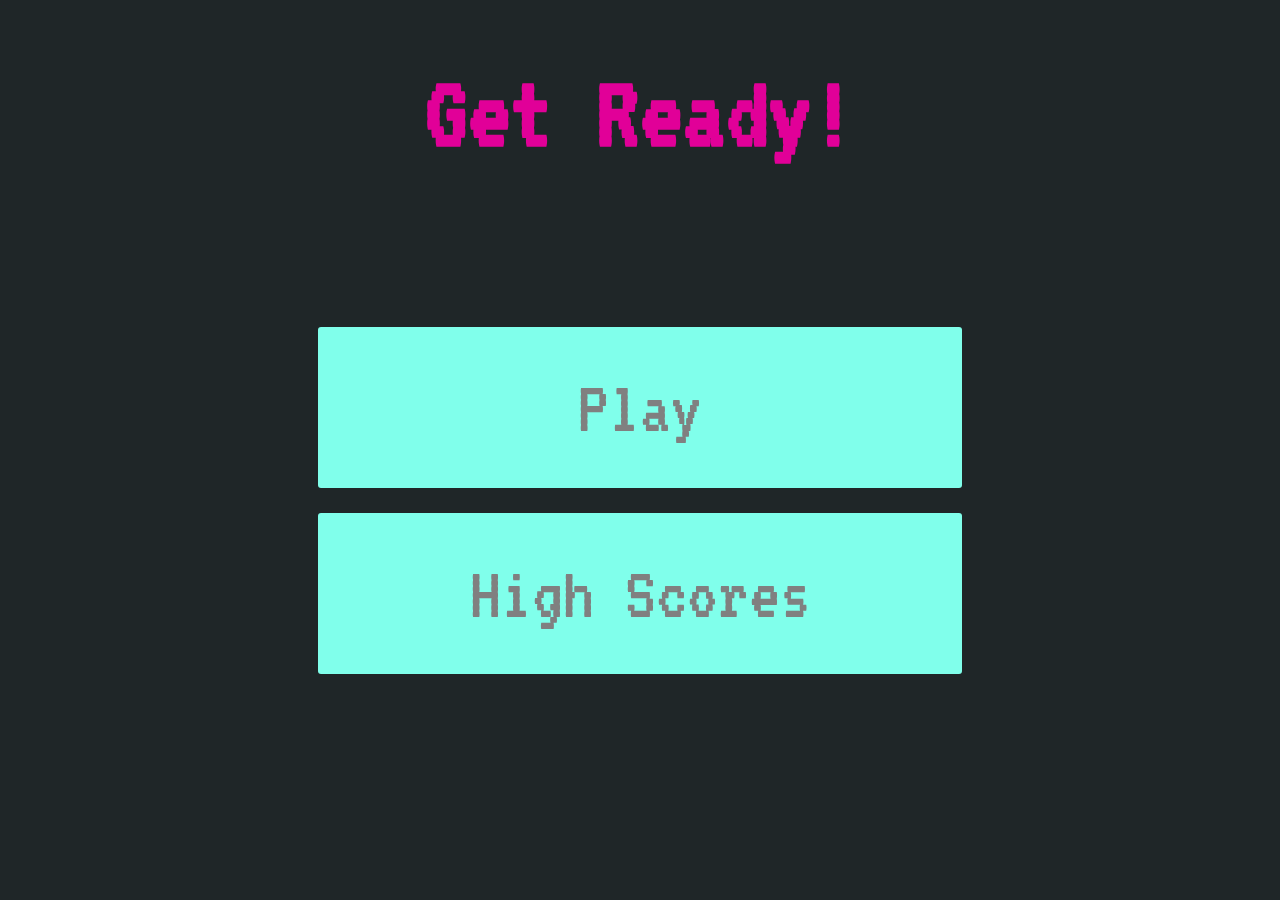
<file: index.html>
<!DOCTYPE html>
<html lang="en">
<head>
    <meta charset="UTF-8">
    <meta http-equiv="X-UA-Compatible" content="IE=edge">
    <meta name="viewport" content="width=device-width, initial-scale=1.0">
    <title>Main page</title>
    <link rel="stylesheet" href="assets/style.css">
</head>
<body>
    <div class="container">
        <div id="main" class="justify-content flex-column">
            <h1>Get Ready!</h1>
            <a href="quiz.html" class="btn">Play</a>
            <a href="finalscores.html" id="highscore-btn" class="btn">High Scores</a>

    </div>
</body>
</html>
</file>
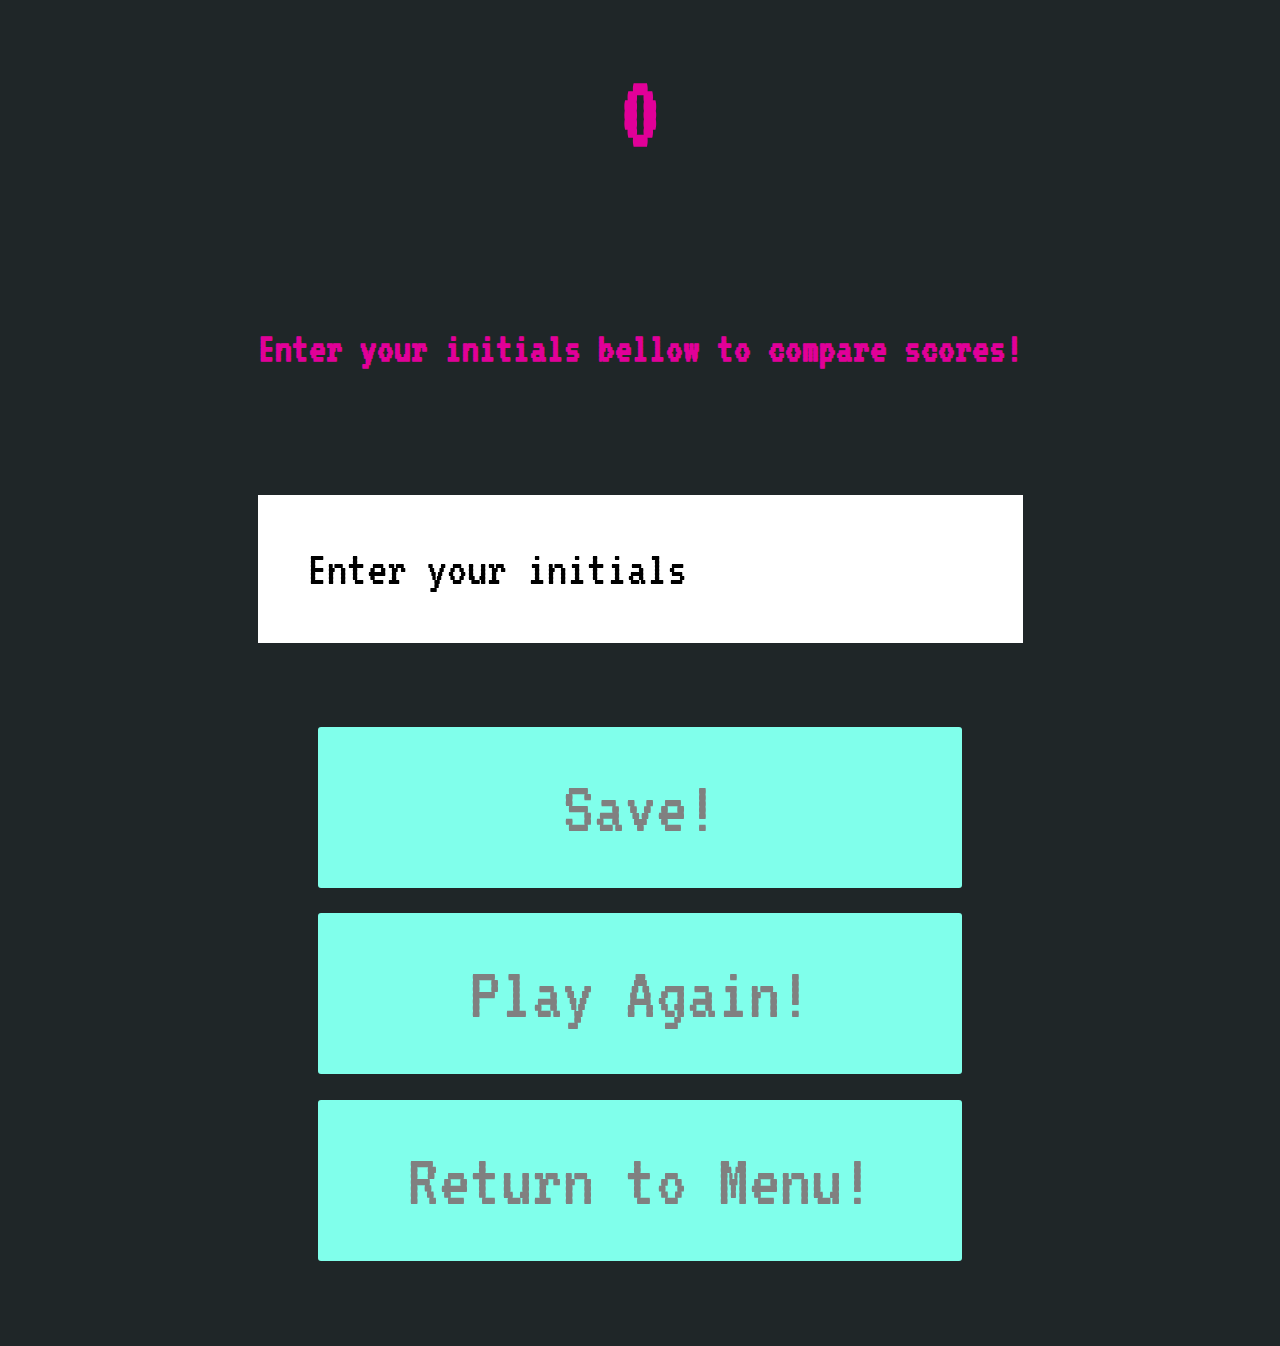
<file: end.html>
<!DOCTYPE html>
<html lang="en">
<head>
    <meta charset="UTF-8">
    <meta http-equiv="X-UA-Compatible" content="IE=edge">
    <meta name="viewport" content="width=device-width, initial-scale=1.0">
    <title>Document</title>
    <link rel="stylesheet" href="assets/style.css">
</head>
<body>
    <div class="container">
        <div id="end" class="flex-center flex-column">
            <h1 #endScore>0</h1>
            <form class="end-form-container">
                <h2 id="end-text">Enter your initials bellow to compare scores!</h2>
                <input type="text" name="name" id="username" placeholder="Enter your initials">
                <button class="btn" id="submitScoreBtn" type="submit" onClick="saveFinalScore(event)" disabled>Save!</button>
                </form>
                <a href="quiz.html" class="btn">Play Again!</a>
                <a href="index.html" class="btn">Return to Menu!</a>
        </div>
    </div>
    <script src="assets/end.js"></script>
</body>
</html>
</file>
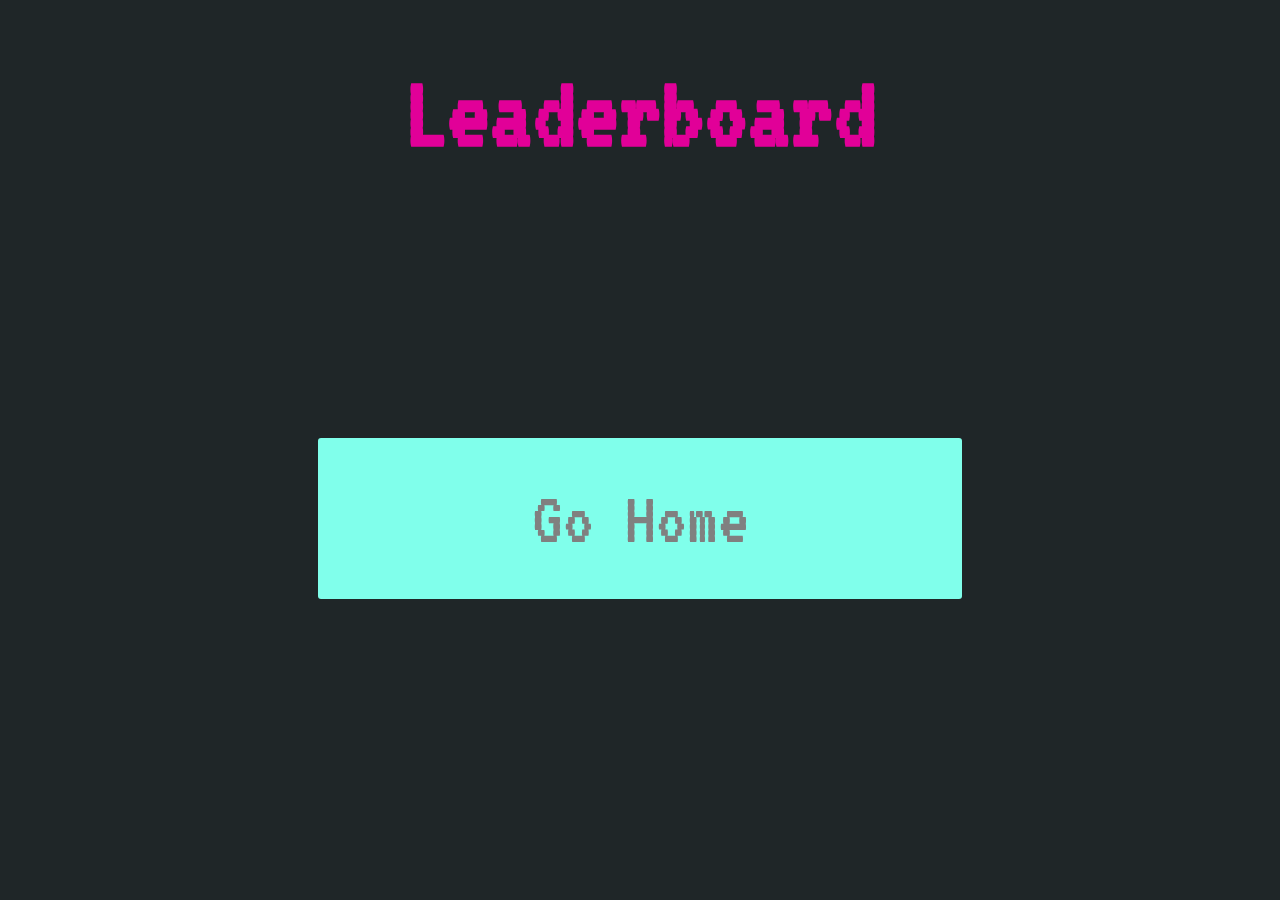
<file: finalscores.html>
<!DOCTYPE html>
<html lang="en">
<head>
    <meta charset="UTF-8">
    <meta http-equiv="X-UA-Compatible" content="IE=edge">
    <meta name="viewport" content="width=device-width, initial-scale=1.0">
    <title>High Scores</title>
    <link rel="stylesheet" href="assets/style.css">
    <link rel="stylesheet" href="assets/finalscores.css">
</head>
<body>
    <div class="container">
        <div id="highScores" class="flex-center flex-column">
            <h1 id="finalScore">Leaderboard</h1>
            <ul id="highScoresList"></ul>
            <a href="index.html" class="btn">Go Home</a>
        </div>
    </div>
    <script src="assets/finalscores.js"></script>
</body>
</html>
</file>
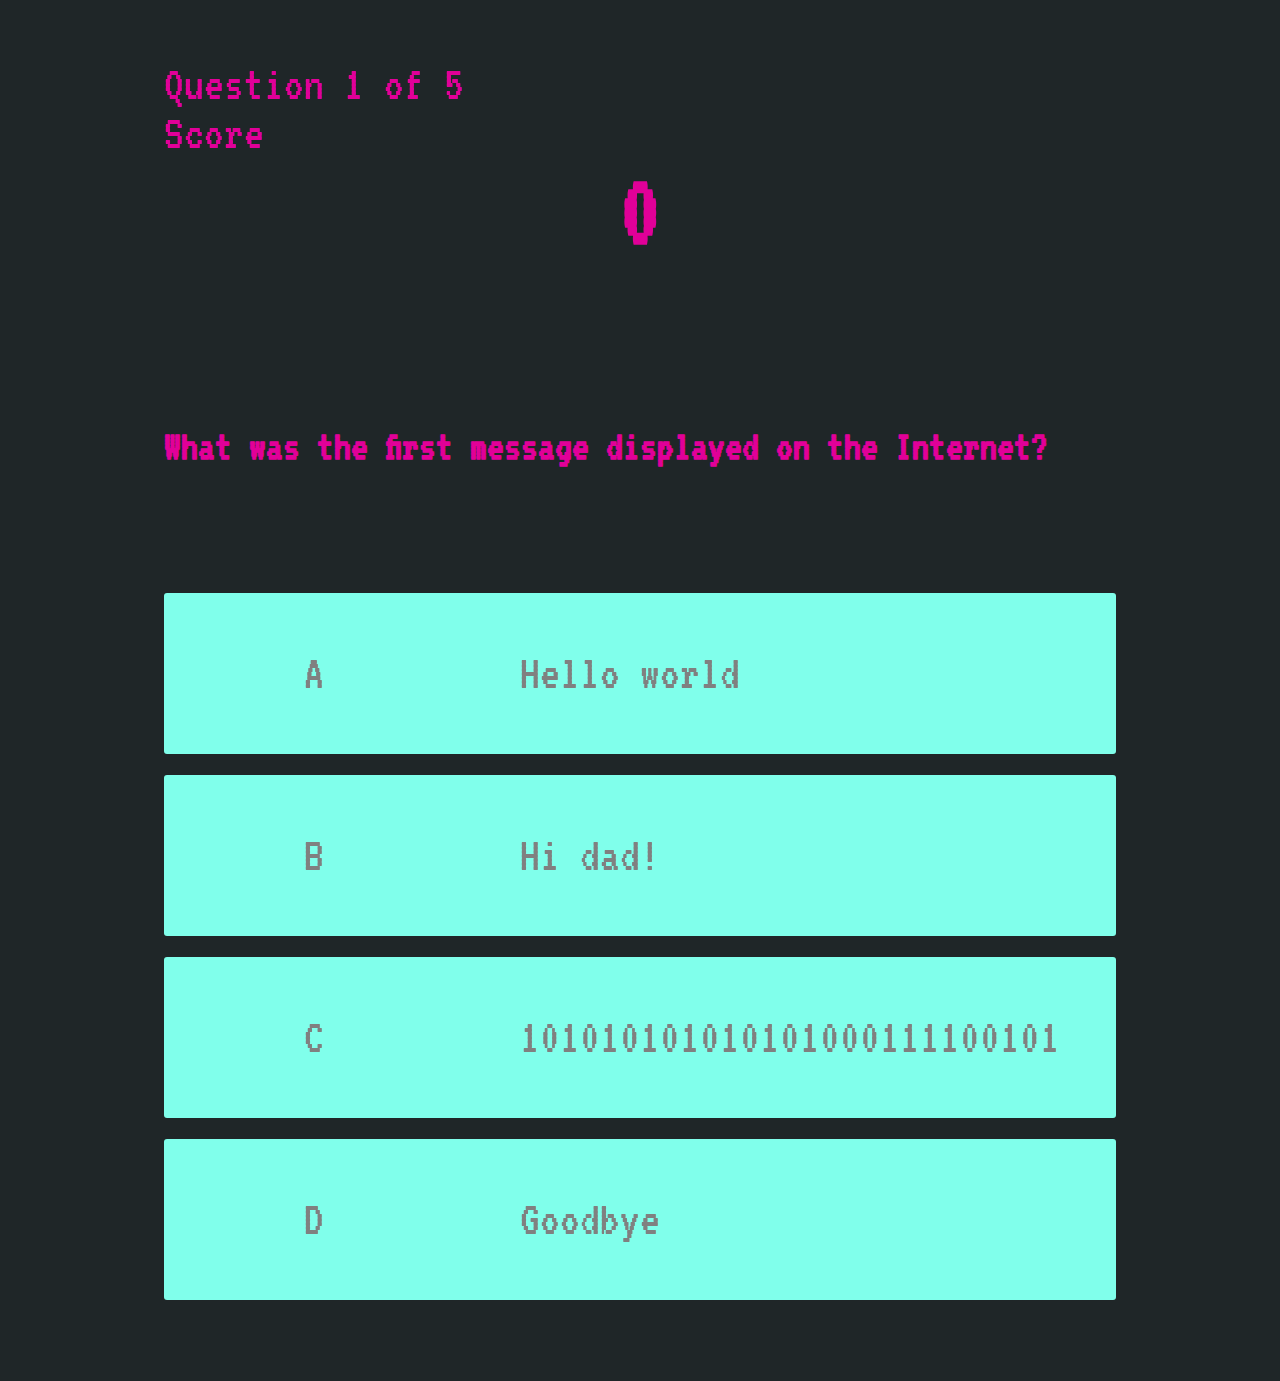
<file: game.html>
<!DOCTYPE html>
<html lang="en">
<head>
    <meta charset="UTF-8">
    <meta http-equiv="X-UA-Compatible" content="IE=edge">
    <meta name="viewport" content="width=device-width, initial-scale=1.0">
    <title>Quiz Main Page</title>
    <link rel="stylesheet" href="assets/style.css">
    <link rel="stylesheet" href="assets/game.css">
</head>
<body>
    <div class="container">
        <div id="game" class="justify-center flex-column">
            <div id="progress">
                <p id="progressText" class="bar-prefix">
                    Questions
                </p>
                <div class="progress-bar">
                    <div id="trackProgress">
                        <div id="trackProgressFull">                          
                        </div>
                    </div>
                    <div class="progress-bar">
                        <p class="bar-prefix">
                            Score
                        </p>
                        <h1 class="progress-main-text" id="score">
                            0
                        </h1>
                    </div>
                </div>
                <h2 id="question">What is the answer?</h2>
                <h3 id="countDown"></h3>
                <div class="option-container">
                    <p class="option-prefix">A</p>
                    <p class="option-text" data-letter="A">Option A</p>
                </div>
                <div class="option-container">
                    <p class="option-prefix">B</p>
                    <p class="option-text" data-letter="B">Option B</p>
                </div>
                <div class="option-container">
                    <p class="option-prefix">C</p>
                    <p class="option-text" data-letter="C">Option C</p>
                </div>
                <div class="option-container">
                    <p class="option-prefix">D</p>
                    <p class="option-text" data-letter="D">Option D</p>
                </div>
            </div>
    </div>
    <script src="assets/game.js"></script>
</body>
</html>
</file>
<file: assets/style.css>
@import url('https://fonts.googleapis.com/css2?family=VT323&display=swap');


body {
    background-color: #1f2628;
    color: #E10098;
}

* {
    box-sizing: border-box;
    margin: 0;
    padding: 0;
    font-size: 1.75rem;
    font-family: 'VT323', regular;
}

h1 {
    font-size: 3.8rem;
    margin-bottom: 5.75rem;
}

h2 {
    font-size: 4.5rem;
    margin-bottom: 4.5rem;
}

.container {
    width: 100%;
    height: 100%;
    display: flex;
    justify-content: center;
    align-items: center;
    max-width: 90rem;
    margin: 0 auto;
    padding: 2.15rem;
}

.flex-column{
    display: flex;
    flex-direction: column;
}

.flex-center {
    display: flex;
    justify-content: center;
    align-items: center;
}

.justify-content {
    justify-content: center;
    align-items: center;
}

.text-center {
    text-align: center;
}

.hidden {
    display: none;
}

.btn {
    font-size: 2.75rem;
    padding: 1.5rem 0;
    width: 23rem;
    text-align: center;
    margin-bottom: .90rem;
    text-decoration: none;
    color:grey;
    background: #80ffeb;
    border-radius: 3px;
}

.btn:hover {
    cursor: pointer;
    color:#CCCCFF;
}


/* Final page css */

.end-form-container {
    width: 100;
    display: flex;
    flex-direction: column;
    align-items: center;
    max-width: 30rem;
    font-size: 1.75rem;
}

input {
    margin-bottom: 1.25rem;
    width: 15rem;
    padding: 1.75rem;
    font-size: 1.8rem;
    border: none;
}

input::placeholder {
    color: black;
}

#username {
    margin-bottom: 3rem;
    width: 100%;
    outline: none;
}

#end-text {
    font-size: 2.4;
    text-align: center;
}

#submitScoreBtn {
    border: none;   
}

@media screen and (min-width: 768px) {
    .justify-content .flex-column {
        font-size: 2.15rem;
        align-items: center;
    }
}

h2 {
    font-size: 1.5rem;
}
</file>
<file: assets/finalscores.css>
#highScoresList {
    list-style: none;
    margin-bottom: 3.95rem;
    color: blueviolet;
}

.high-score {
    font-size: 2.75rem;
    margin-bottom: .375rem;
    color: blueviolet;
}
</file>
<file: assets/game.css>
.option-container {
    display: flex;
    margin-bottom: 0.75rem;
    width: 100%;
    border-radius: 3px;
    background: #80ffeb;
    font-size: 1.97rem;
    min-width: 23rem;
}

.option-container {
    cursor: pointer;
}

.option-prefix{
    padding: 2rem 5rem;
    /* color:#E10098 */
}

.option-text {
    padding: 2rem;
    width: 100%;
}
.option-container {
    background-color: #80ffeb;
    color: gray;
}

.option-container:hover {
    cursor: pointer;
    color:#CCCCFF;
}

/* color for btn */

.correct {
    background: linear-gradient(32deg, green, lightgreen);
}

.incorrect {
    background: linear-gradient(32deg, red, orange);
}

/* progress bar */

#progressText {
    display: flex;
    justify-content: space-between;
}


/* .bar-prefix{
    text-align: center;
    font-size: 2rem;
} */

.progress-main-text {
    text-align: center;
}


@media screen and (max-width: 767px) {
    .choice-container {
        min-width: 40rem;
    
}}
</file>
